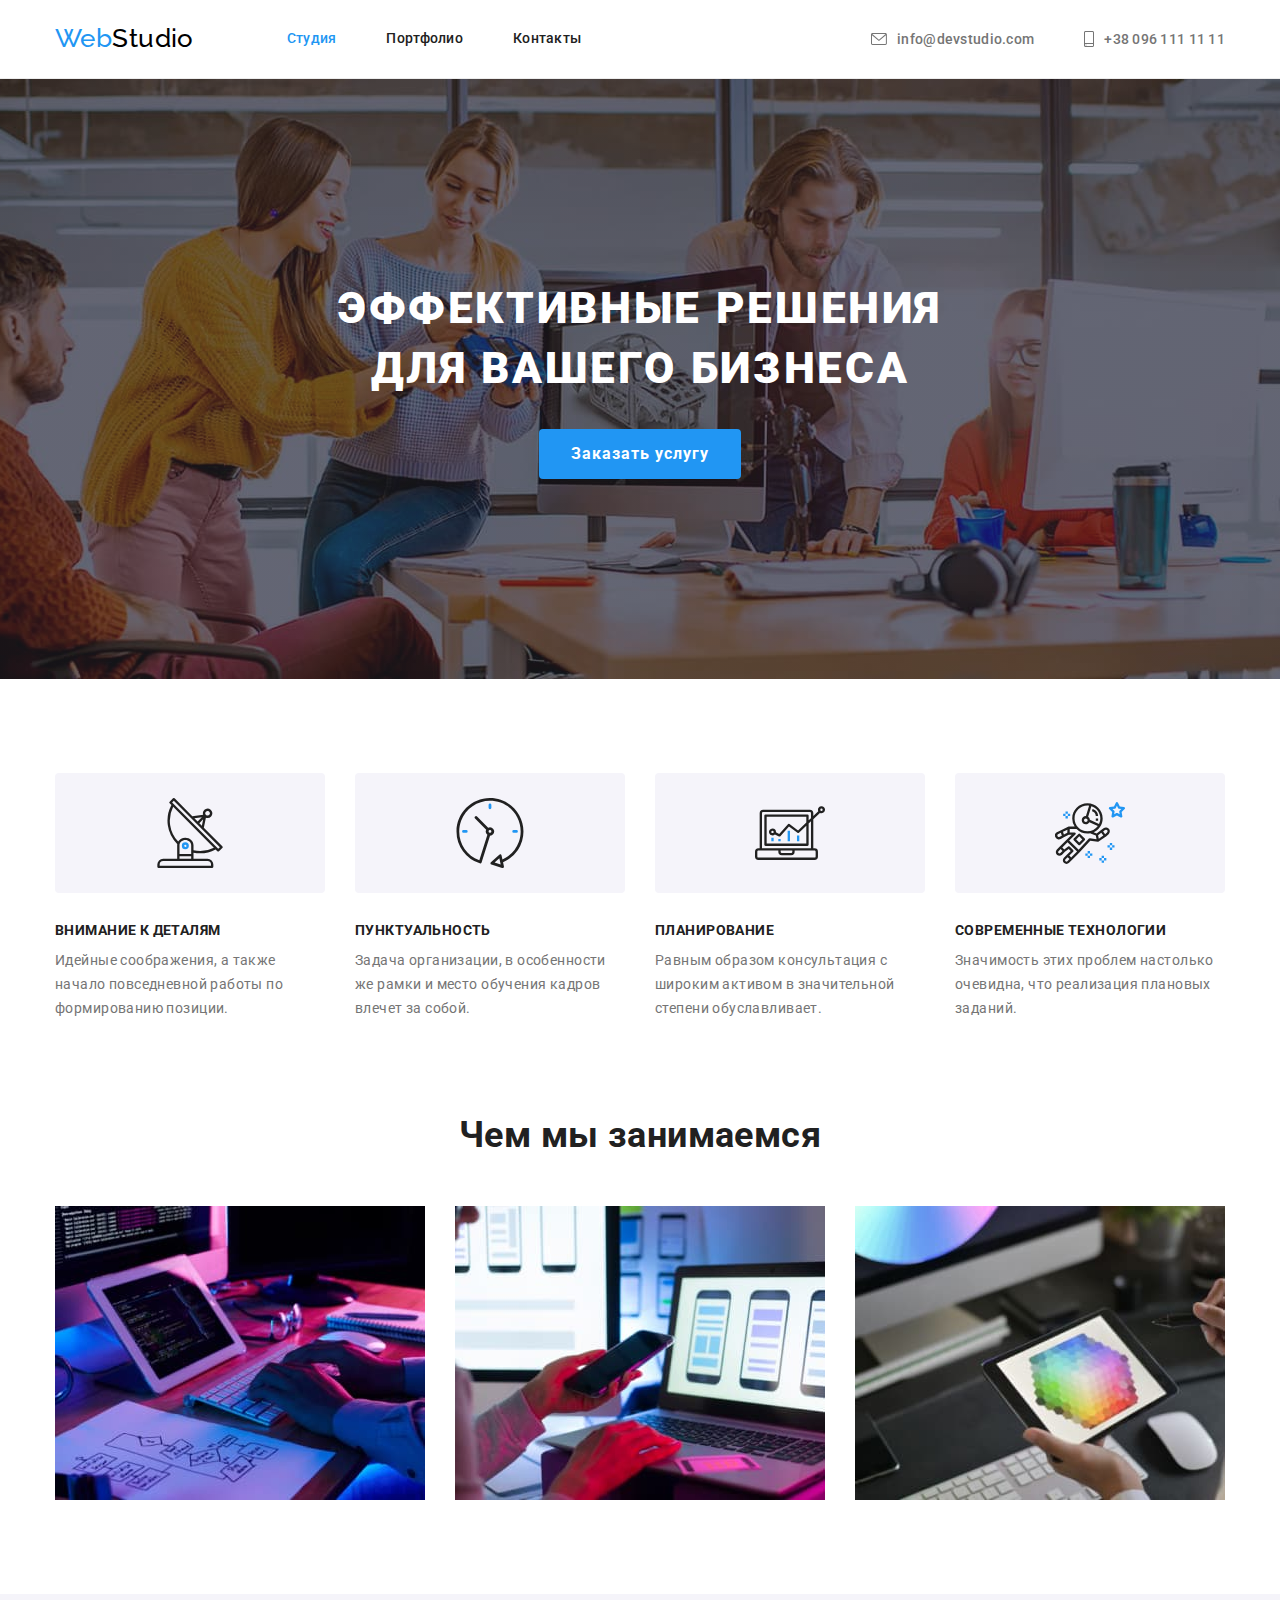
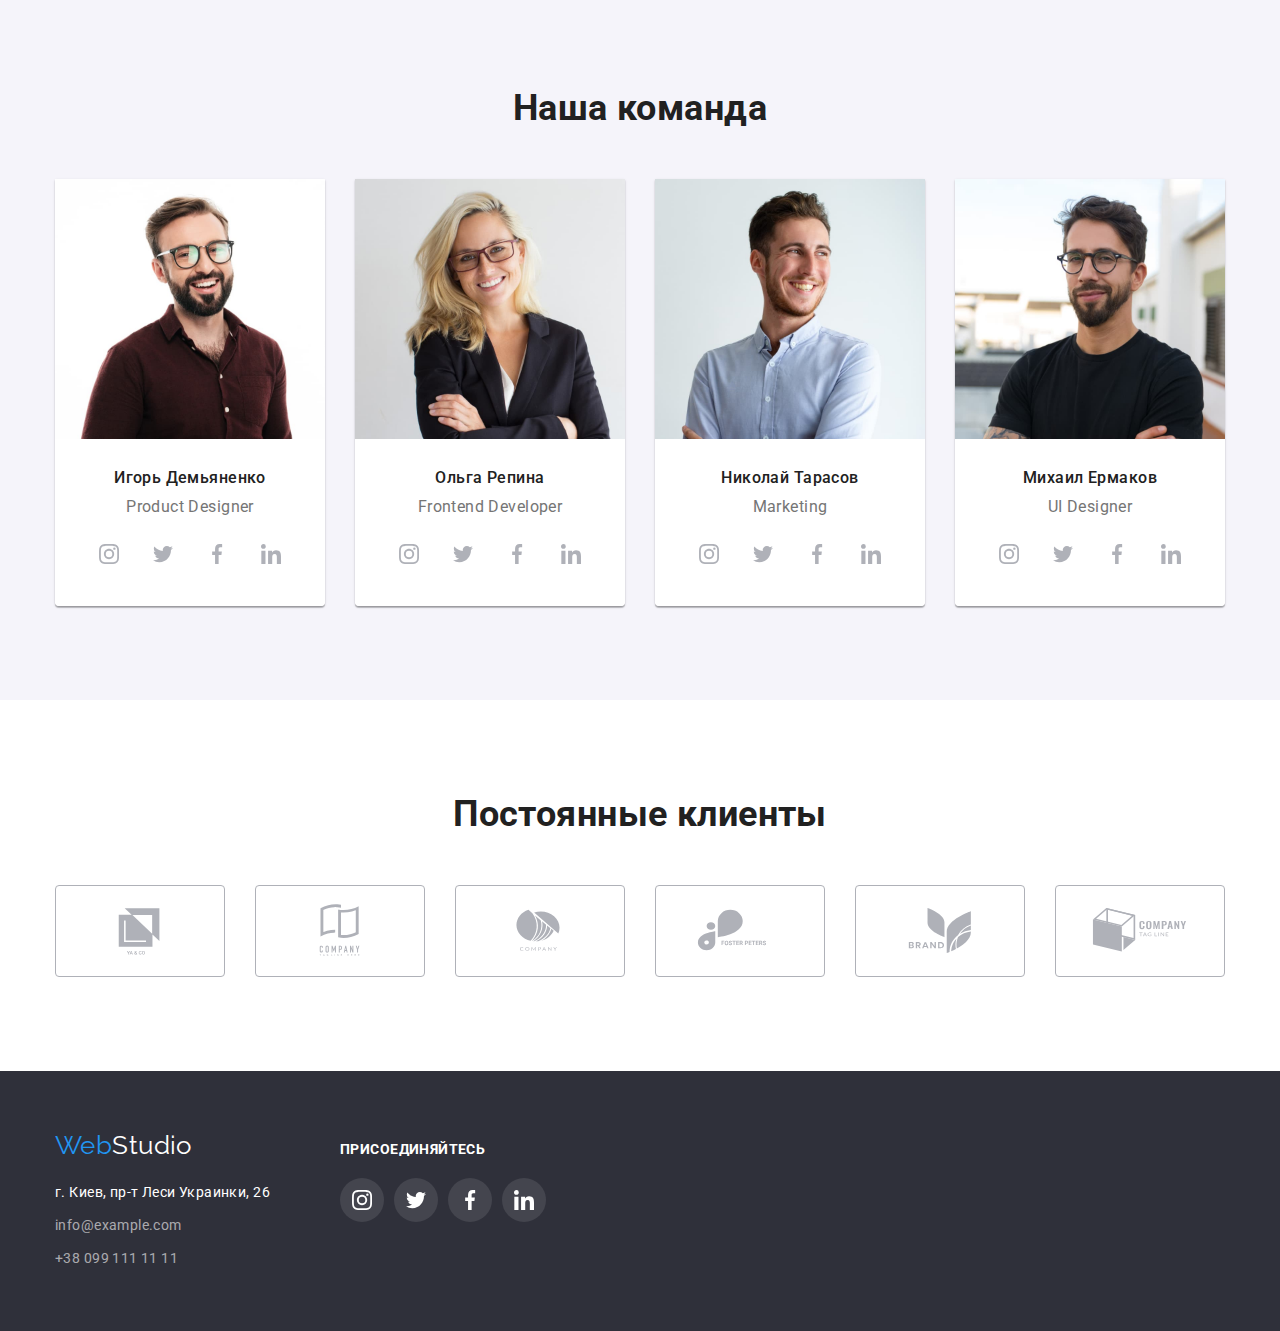
<file: index.html>
<!DOCTYPE html>
<html lang="ru">
  <head>
    <meta charset="UTF-8" />
    <meta http-equiv="X-UA-Compatible" content="IE=edge" />
    <meta name="viewport" content="width=device-width, initial-scale=1.0" />
    <title>WebStudio</title>
    <link rel="preconnect" href="https://fonts.googleapis.com" />
    <link rel="preconnect" href="https://fonts.gstatic.com" crossorigin />
    <link
      href="https://fonts.googleapis.com/css2?family=Raleway:wght@700&family=Roboto:wght@400;500;700;900&display=swap"
      rel="stylesheet"
    />
    <link
      rel="stylesheet"
      href="https://cdnjs.cloudflare.com/ajax/libs/modern-normalize/1.1.0/modern-normalize.min.css"
    />
    <link rel="stylesheet" href="css/styles.css" />
  </head>

  <body>
    <!-- Шапка -->
    <header class="header">
      <div class="container header-flex">
        <a class="header-logo line" lang="en" href="./index.html"
          >Web<span class="header-logo-side">Studio</span></a
        >
        <nav class="nav">
          <ul class="nav-list list-style">
            <li><a class="link line current" href="./index.html">Студия</a></li>
            <li><a class="link line" href="./portfolio.html">Портфолио</a></li>
            <li><a class="link line" href="./index.html">Контакты</a></li>
          </ul>
        </nav>
        <ul class="list-style">
          <li class="header-contact">
            <a class="contact line" href="mailto:info@devstudio.com">
              <svg class="contact-icon" width="16" height="12">
                <use href="./images/icons.svg#icon-envelope"></use></svg
              >info@devstudio.com</a
            >
          </li>
          <li>
            <a class="contact line" href="tel:+380961111111">
              <svg class="contact-icon" width="10" height="16">
                <use href="./images/icons.svg#icon-smartphone"></use></svg
              >+38 096 111 11 11</a
            >
          </li>
        </ul>
      </div>
    </header>
    <!-- Главная часть -->
    <main>
      <!-- Герой -->
      <section class="hero overlay">
        <div class="container hero-box">
          <h1 class="hero-title">Эффективные решения для вашего бизнеса</h1>
          <button class="hero-button" type="button">Заказать услугу</button>
        </div>
      </section>
      <!-- Особенности -->
      <section class="section benefits">
        <div class="container">
          <h2 class="visually-hidden">Особенности</h2>
          <ul class="list-style">
            <li class="benefits-item">
              <div class="benefit-box-icon">
                <svg class="benefit-icon" width="70" height="70">
                  <use class="icon-antena" href="./images/icons.svg#icon-antenna"></use>
                </svg>
              </div>
              <h3 class="title">Внимание к деталям</h3>
              <p class="text">
                Идейные соображения, а также начало повседневной работы по формированию позиции.
              </p>
            </li>
            <li class="benefits-item">
              <div class="benefit-box-icon">
                <svg class="benefit-icon" width="70" height="70">
                  <use class="icon-antena" href="./images/icons.svg#icon-clock"></use>
                </svg>
              </div>
              <h3 class="title">Пунктуальность</h3>
              <p class="text">
                Задача организации, в особенности же рамки и место обучения кадров влечет за собой.
              </p>
            </li>
            <li class="benefits-item">
              <div class="benefit-box-icon">
                <svg class="benefit-icon" width="70" height="70">
                  <use class="icon-antena" href="./images/icons.svg#icon-diagram"></use>
                </svg>
              </div>
              <h3 class="title">Планирование</h3>
              <p class="text">
                Равным образом консультация с широким активом в значительной степени обуславливает.
              </p>
            </li>
            <li class="benefits-item">
              <div class="benefit-box-icon">
                <svg class="benefit-icon" width="70" height="70">
                  <use class="icon-antena" href="./images/icons.svg#icon-astronaut"></use>
                </svg>
              </div>
              <h3 class="title">Современные технологии</h3>
              <p class="text">
                Значимость этих проблем настолько очевидна, что реализация плановых заданий.
              </p>
            </li>
          </ul>
        </div>
      </section>
      <!-- Чем занимаемся -->
      <section class="section about">
        <div class="container">
          <h2 class="about-title">Чем мы занимаемся</h2>
          <ul class="list-style">
            <li class="about-item">
              <img
                class="about-img"
                src="./images/activity/work-on-pc.jpg"
                alt="работает на пк"
                width="370"
                height="294"
              />
            </li>
            <li class="about-item">
              <img
                class="about-img"
                src="./images/activity/work-on-smartphone.jpg"
                alt="работает на смартфоне"
                width="370"
                height="294"
              />
            </li>
            <li class="about-item">
              <img
                class="about-img"
                src="./images/activity/work-on-ipad.jpg"
                alt="работает на планшете"
                width="370"
                height="294"
              />
            </li>
          </ul>
        </div>
      </section>
      <!-- Команда -->
      <section class="team section">
        <div class="container">
          <h2 class="team-title">Наша команда</h2>
          <ul class="list-style">
            <li class="team-item">
              <img
                class="team-img"
                src="./images/team/igor-demyanenko.jpg"
                alt="улыбающийся мужчина в очках"
                width="270"
                height="260"
              />
              <div class="team-undercard">
                <h3 class="title">Игорь Демьяненко</h3>
                <p class="text" lang="en">Product Designer</p>
                <ul class="list-style-social">
                  <li class="list-icon">
                    <a
                      class="link-icon"
                      href=""
                      target="_blank"
                      rel="noopener noreferrer"
                      aria-label="instagram"
                    >
                      <svg class="icon-soc" width="20" height="20">
                        <use href="./images/icons.svg#icon-instagram"></use>
                      </svg>
                    </a>
                  </li>
                  <li class="list-icon">
                    <a
                      class="link-icon"
                      href=""
                      target="_blank"
                      rel="noopener noreferrer"
                      aria-label="instagram"
                    >
                      <svg class="icon-soc" width="20" height="20">
                        <use href="./images/icons.svg#icon-twitter"></use>
                      </svg>
                    </a>
                  </li>
                  <li class="list-icon">
                    <a
                      class="link-icon"
                      href=""
                      target="_blank"
                      rel="noopener noreferrer"
                      aria-label="instagram"
                    >
                      <svg class="icon-soc" width="20" height="20">
                        <use href="./images/icons.svg#icon-facebook"></use>
                      </svg>
                    </a>
                  </li>
                  <li class="list-icon">
                    <a
                      class="link-icon"
                      href=""
                      target="_blank"
                      rel="noopener noreferrer"
                      aria-label="instagram"
                    >
                      <svg class="icon-soc" width="20" height="20">
                        <use href="./images/icons.svg#icon-linkedin"></use>
                      </svg>
                    </a>
                  </li>
                </ul>
              </div>
            </li>
            <li class="team-item">
              <img
                class="team-img"
                src="./images/team/olga-repina.jpg"
                alt="улыбающаяся блондинка в очках"
                width="270"
                height="260"
              />
              <div class="team-undercard">
                <h3 class="title">Ольга Репина</h3>
                <p class="text" lang="en">Frontend Developer</p>
                <ul class="list-style-social">
                  <li class="list-icon">
                    <a
                      class="link-icon"
                      href=""
                      target="_blank"
                      rel="noopener noreferrer"
                      aria-label="instagram"
                    >
                      <svg class="icon-soc" width="20" height="20">
                        <use href="./images/icons.svg#icon-instagram"></use>
                      </svg>
                    </a>
                  </li>
                  <li class="list-icon">
                    <a
                      class="link-icon"
                      href=""
                      target="_blank"
                      rel="noopener noreferrer"
                      aria-label="instagram"
                    >
                      <svg class="icon-soc" width="20" height="20">
                        <use href="./images/icons.svg#icon-twitter"></use>
                      </svg>
                    </a>
                  </li>
                  <li class="list-icon">
                    <a
                      class="link-icon"
                      href=""
                      target="_blank"
                      rel="noopener noreferrer"
                      aria-label="instagram"
                    >
                      <svg class="icon-soc" width="20" height="20">
                        <use href="./images/icons.svg#icon-facebook"></use>
                      </svg>
                    </a>
                  </li>
                  <li class="list-icon">
                    <a
                      class="link-icon"
                      href=""
                      target="_blank"
                      rel="noopener noreferrer"
                      aria-label="instagram"
                    >
                      <svg class="icon-soc" width="20" height="20">
                        <use href="./images/icons.svg#icon-linkedin"></use>
                      </svg>
                    </a>
                  </li>
                </ul>
              </div>
            </li>
            <li class="team-item">
              <img
                class="team-img"
                src="./images/team/nikolay-tarasov.jpg"
                alt="смеющийся мужчина в голубой рубашке"
                width="270"
                height="260"
              />
              <div class="team-undercard">
                <h3 class="title">Николай Тарасов</h3>
                <p class="text" lang="en">Marketing</p>
                <ul class="list-style-social">
                  <li class="list-icon">
                    <a
                      class="link-icon"
                      href=""
                      target="_blank"
                      rel="noopener noreferrer"
                      aria-label="instagram"
                    >
                      <svg class="icon-soc" width="20" height="20">
                        <use href="./images/icons.svg#icon-instagram"></use>
                      </svg>
                    </a>
                  </li>
                  <li class="list-icon">
                    <a
                      class="link-icon"
                      href=""
                      target="_blank"
                      rel="noopener noreferrer"
                      aria-label="instagram"
                    >
                      <svg class="icon-soc" width="20" height="20">
                        <use href="./images/icons.svg#icon-twitter"></use>
                      </svg>
                    </a>
                  </li>
                  <li class="list-icon">
                    <a
                      class="link-icon"
                      href=""
                      target="_blank"
                      rel="noopener noreferrer"
                      aria-label="instagram"
                    >
                      <svg class="icon-soc" width="20" height="20">
                        <use href="./images/icons.svg#icon-facebook"></use>
                      </svg>
                    </a>
                  </li>
                  <li class="list-icon">
                    <a
                      class="link-icon"
                      href=""
                      target="_blank"
                      rel="noopener noreferrer"
                      aria-label="instagram"
                    >
                      <svg class="icon-soc" width="20" height="20">
                        <use href="./images/icons.svg#icon-linkedin"></use>
                      </svg>
                    </a>
                  </li>
                </ul>
              </div>
            </li>
            <li class="team-item">
              <img
                class="team-img"
                src="./images/team/mikle-yermakov.jpg"
                alt="мужчина в очках с серьёзным взглядом"
                width="270"
                height="260"
              />
              <div class="team-undercard">
                <h3 class="title">Михаил Ермаков</h3>
                <p class="text" lang="en">UI Designer</p>
                <ul class="list-style-social">
                  <li class="list-icon">
                    <a
                      class="link-icon"
                      href=""
                      target="_blank"
                      rel="noopener noreferrer"
                      aria-label="instagram"
                    >
                      <svg class="icon-soc" width="20" height="20">
                        <use href="./images/icons.svg#icon-instagram"></use>
                      </svg>
                    </a>
                  </li>
                  <li class="list-icon">
                    <a
                      class="link-icon"
                      href=""
                      target="_blank"
                      rel="noopener noreferrer"
                      aria-label="instagram"
                    >
                      <svg class="icon-soc" width="20" height="20">
                        <use href="./images/icons.svg#icon-twitter"></use>
                      </svg>
                    </a>
                  </li>
                  <li class="list-icon">
                    <a
                      class="link-icon"
                      href=""
                      target="_blank"
                      rel="noopener noreferrer"
                      aria-label="instagram"
                    >
                      <svg class="icon-soc" width="20" height="20">
                        <use href="./images/icons.svg#icon-facebook"></use>
                      </svg>
                    </a>
                  </li>
                  <li class="list-icon">
                    <a
                      class="link-icon"
                      href=""
                      target="_blank"
                      rel="noopener noreferrer"
                      aria-label="instagram"
                    >
                      <svg class="icon-soc" width="20" height="20">
                        <use href="./images/icons.svg#icon-linkedin"></use>
                      </svg>
                    </a>
                  </li>
                </ul>
              </div>
            </li>
          </ul>
        </div>
      </section>
      <!-- Постоянные клиенты -->
      <section class="customers section">
        <div class="container">
          <h2 class="customers-title">Постоянные клиенты</h2>
          <ul class="list-style">
            <li class="customer-box">
              <a
                class="customer-link"
                href=""
                target="_blank"
                rel="noopener noreferrer"
                aria-label="instagram"
              >
                <svg class="customer-icon">
                  <use href="./images/icons.svg#icon-client1"></use>
                </svg>
              </a>
            </li>
            <li class="customer-box">
              <a
                class="customer-link"
                href=""
                target="_blank"
                rel="noopener noreferrer"
                aria-label="instagram"
                ><svg class="customer-icon">
                  <use href="./images/icons.svg#icon-client6"></use></svg
              ></a>
            </li>
            <li class="customer-box">
              <a
                class="customer-link"
                href=""
                target="_blank"
                rel="noopener noreferrer"
                aria-label="instagram"
                ><svg class="customer-icon">
                  <use href="./images/icons.svg#icon-client5"></use></svg
              ></a>
            </li>
            <li class="customer-box">
              <a
                class="customer-link"
                href=""
                target="_blank"
                rel="noopener noreferrer"
                aria-label="instagram"
                ><svg class="customer-icon">
                  <use href="./images/icons.svg#icon-client4"></use></svg
              ></a>
            </li>
            <li class="customer-box">
              <a
                class="customer-link"
                href=""
                target="_blank"
                rel="noopener noreferrer"
                aria-label="instagram"
                ><svg class="customer-icon">
                  <use href="./images/icons.svg#icon-client3"></use></svg
              ></a>
            </li>
            <li class="customer-box">
              <a
                class="customer-link"
                href=""
                target="_blank"
                rel="noopener noreferrer"
                aria-label="instagram"
                ><svg class="customer-icon">
                  <use href="./images/icons.svg#icon-client2"></use></svg
              ></a>
            </li>
          </ul>
        </div>
      </section>
    </main>
    <!-- Подвал -->
    <footer class="footer">
      <div class="container footer-box">
        <div class="address-box">
          <a class="footer-logo line" lang="en" href="./index.html"
            >Web<span class="footer-logo-side">Studio</span></a
          >
          <!-- Адрес -->
          <address class="address-all">
            <ul class="address-style list">
              <li class="address-item">
                <a
                  class="address line"
                  href="https://goo.gl/maps/CcYmPfw3a3xQvwCz5"
                  target="_blank"
                  rel="noreferrer noopener"
                  >г. Киев, пр-т Леси Украинки, 26</a
                >
              </li>
              <li class="address-item">
                <a class="mail line" href="mailto:info@example.com">info@example.com</a>
              </li>
              <li class="address-item">
                <a class="tel line" href="tel:+380991111111">+38 099 111 11 11</a>
              </li>
            </ul>
          </address>
        </div>
        <div class="join">
          <strong class="join-title">присоединяйтесь</strong>
          <ul class="list-style-social footer">
            <li class="list-icon-footer">
              <a
                class="link-icon-footer"
                href=""
                target="_blank"
                rel="noopener noreferrer"
                aria-label="instagram"
              >
                <svg class="icon-soc-footer" width="20" height="20">
                  <use href="./images/icons.svg#icon-instagram"></use>
                </svg>
              </a>
            </li>
            <li class="list-icon-footer">
              <a
                class="link-icon-footer"
                href=""
                target="_blank"
                rel="noopener noreferrer"
                aria-label="instagram"
              >
                <svg class="icon-soc-footer" width="20" height="20">
                  <use href="./images/icons.svg#icon-twitter"></use>
                </svg>
              </a>
            </li>
            <li class="list-icon-footer">
              <a
                class="link-icon-footer"
                href=""
                target="_blank"
                rel="noopener noreferrer"
                aria-label="instagram"
              >
                <svg class="icon-soc-footer" width="20" height="20">
                  <use href="./images/icons.svg#icon-facebook"></use>
                </svg>
              </a>
            </li>
            <li class="list-icon-footer">
              <a
                class="link-icon-footer"
                href=""
                target="_blank"
                rel="noopener noreferrer"
                aria-label="instagram"
              >
                <svg class="icon-soc-footer" width="20" height="20">
                  <use href="./images/icons.svg#icon-linkedin"></use>
                </svg>
              </a>
            </li>
          </ul>
        </div>
      </div>
    </footer>
  </body>
</html>
</file>
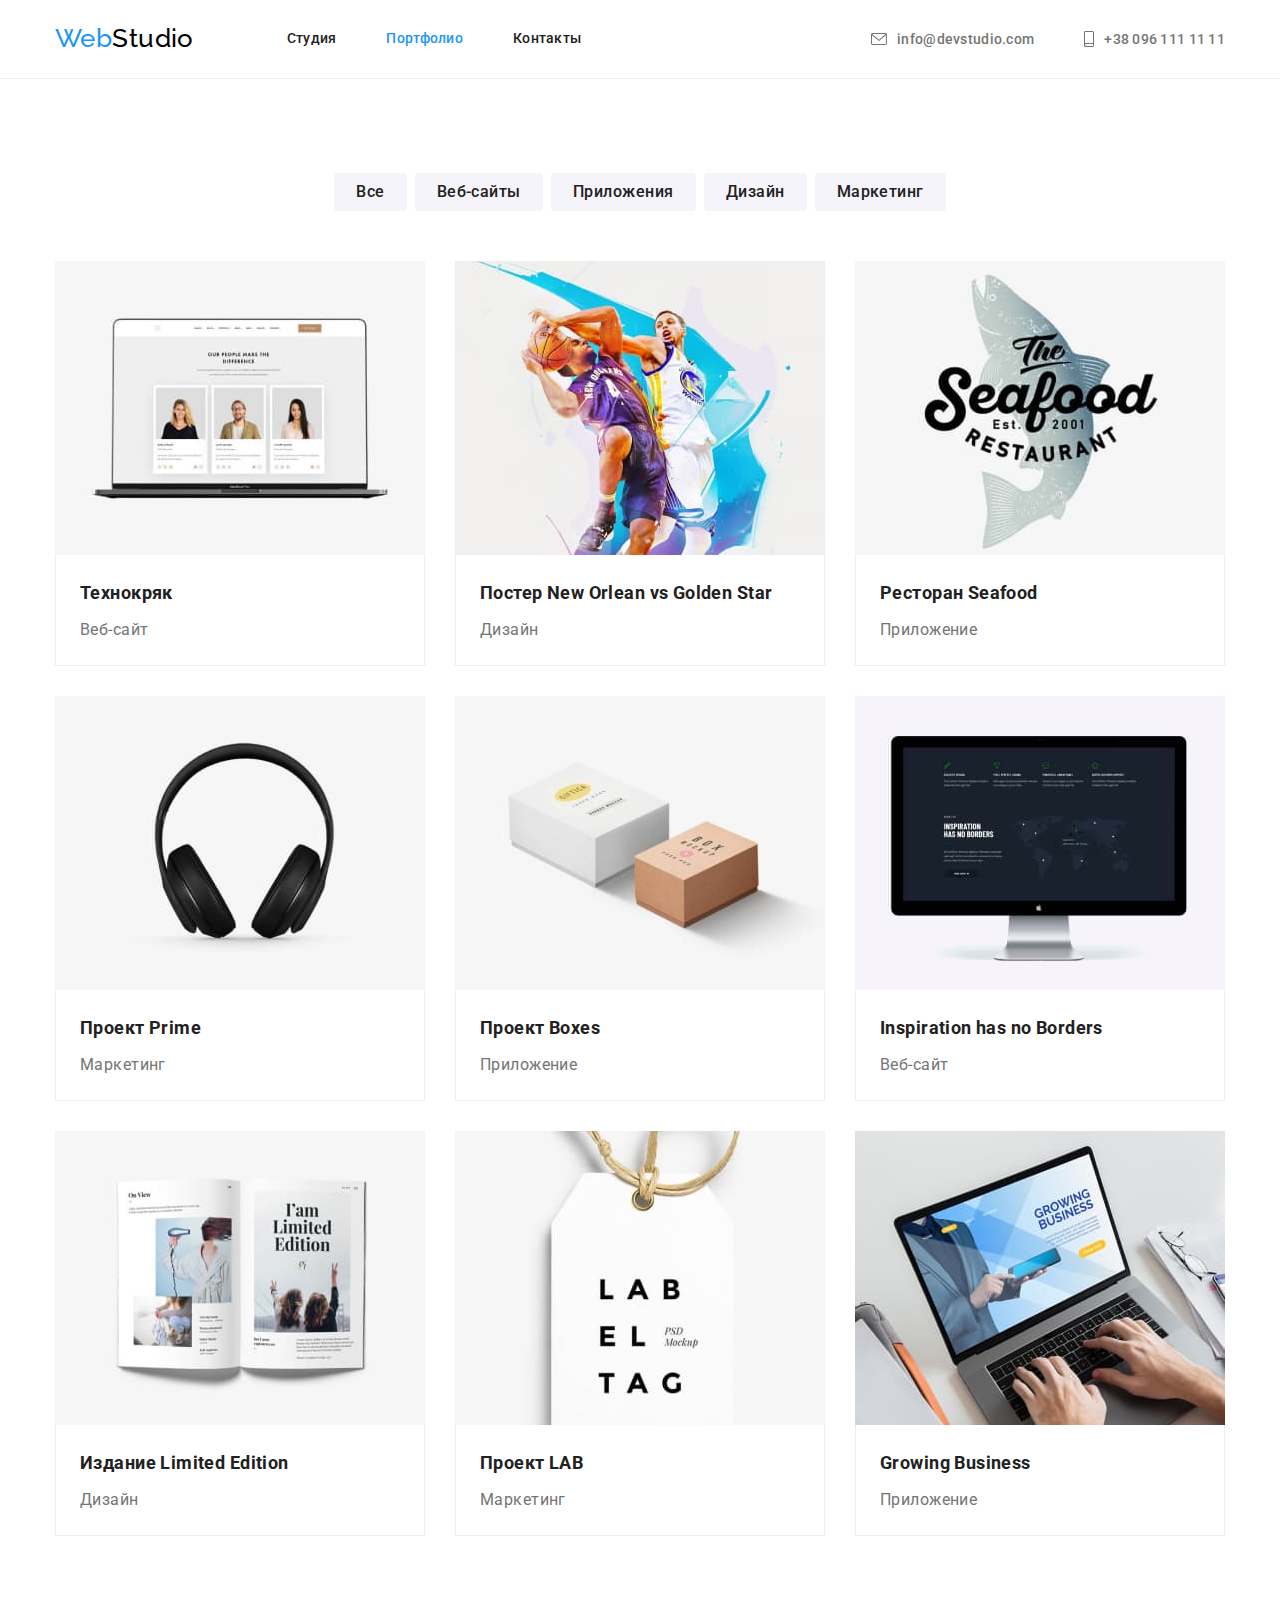
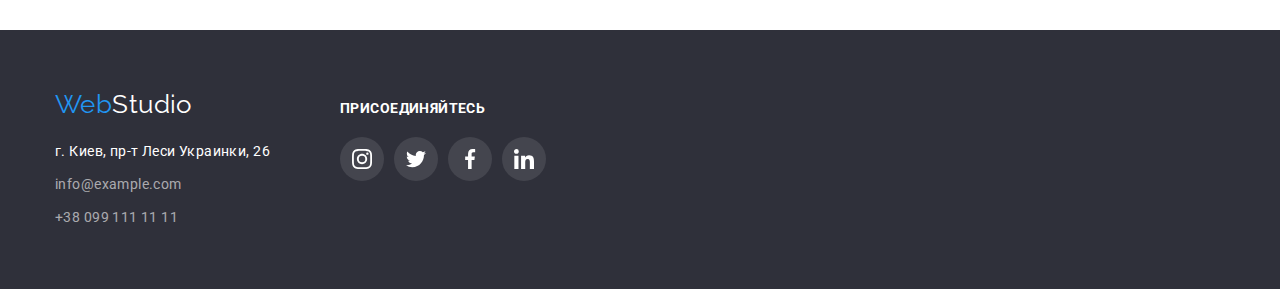
<file: portfolio.html>
<!DOCTYPE html>
<html lang="ru">
  <head>
    <meta charset="UTF-8" />
    <meta http-equiv="X-UA-Compatible" content="IE=edge" />
    <meta name="viewport" content="width=device-width, initial-scale=1.0" />
    <title>Portfolio</title>
    <link rel="preconnect" href="https://fonts.googleapis.com" />
    <link rel="preconnect" href="https://fonts.gstatic.com" crossorigin />
    <link
      href="https://fonts.googleapis.com/css2?family=Raleway:wght@700&family=Roboto:wght@400;500;700;900&display=swap"
      rel="stylesheet"
    />
    <link
      rel="stylesheet"
      href="https://cdnjs.cloudflare.com/ajax/libs/modern-normalize/1.1.0/modern-normalize.min.css"
    />
    <link rel="stylesheet" href="css/styles.css" />
  </head>
  <body>
    <!-- Шапка -->
    <header class="header">
      <div class="container header-flex">
        <a class="header-logo line" lang="en" href="./index.html"
          >Web<span class="header-logo-side">Studio</span></a
        >
        <nav class="nav">
          <ul class="nav-list list-style">
            <li><a class="link line" href="./index.html">Студия</a></li>
            <li><a class="link line current" href="./portfolio.html">Портфолио</a></li>
            <li><a class="link line" href="./index.html">Контакты</a></li>
          </ul>
        </nav>
        <ul class="list-style">
          <li class="header-contact">
            <a class="contact line" href="mailto:info@devstudio.com">
              <svg class="contact-icon" width="16" height="12">
                <use href="./images/icons.svg#icon-envelope"></use></svg
              >info@devstudio.com</a
            >
          </li>
          <li>
            <a class="contact line" href="tel:+380961111111">
              <svg class="contact-icon" width="10" height="16">
                <use href="./images/icons.svg#icon-smartphone"></use></svg
              >+38 096 111 11 11</a
            >
          </li>
        </ul>
      </div>
    </header>
    <!-- Примеры работ -->
    <main>
      <!-- Фильтр кнопок -->
      <section class="filter section">
        <div class="container">
          <h1 class="visually-hidden">Примеры работ</h1>
          <ul class="list-style btn list">
            <li class="btn-item"><button class="exmp-button" type="button">Все</button></li>
            <li class="btn-item"><button class="exmp-button" type="button">Веб-сайты</button></li>
            <li class="btn-item"><button class="exmp-button" type="button">Приложения</button></li>
            <li class="btn-item"><button class="exmp-button" type="button">Дизайн</button></li>
            <li class="btn-item"><button class="exmp-button" type="button">Маркетинг</button></li>
          </ul>
          <!-- Список работ -->

          <ul class="card list-style list">
            <li class="card-work">
              <a class="line link-work" href=""
                ><img
                  class="card-img"
                  src="./images/portfolio/website.jpg"
                  alt="показан сайт на ноутбуке"
                  width="370"
                  height="294"
                />
                <div class="border-exmp">
                  <h2 class="title exmp">Технокряк</h2>
                  <p class="text exmp">Веб-сайт</p>
                </div></a
              >
            </li>

            <li class="card-work">
              <a class="line link-work" href=""
                ><img
                  class="card-img"
                  src="./images/portfolio/design.jpg"
                  alt="два баскетболиста в прыжке с мячом"
                  width="370"
                  height="294"
                />
                <div class="border-exmp">
                  <h2 class="title exmp" lang="en">Постер New Orlean vs Golden Star</h2>
                  <p class="text exmp">Дизайн</p>
                </div>
              </a>
            </li>
            <li class="card-work">
              <a class="line link-work" href=""
                ><img
                  class="card-img"
                  src="./images/portfolio/app.jpg"
                  alt="логотип ресторана seafood"
                  width="370"
                  height="294"
                />
                <div class="border-exmp">
                  <h2 class="title exmp">Ресторан Seafood</h2>
                  <p class="text exmp">Приложение</p>
                </div></a
              >
            </li>
            <li class="card-work">
              <a class="line link-work" href=""
                ><img
                  class="card-img"
                  src="./images/portfolio/marketing.jpg"
                  alt="черные наушники"
                  width="370"
                  height="294"
                />
                <div class="border-exmp">
                  <h2 class="title exmp">Проект Prime</h2>
                  <p class="text exmp">Маркетинг</p>
                </div>
              </a>
            </li>
            <li class="card-work">
              <a class="line link-work" href=""
                ><img
                  class="card-img"
                  src="./images/portfolio/app2.jpg"
                  alt="белая и коричневая коробки"
                  width="370"
                  height="294"
                />
                <div class="border-exmp">
                  <h2 class="title exmp">Проект Boxes</h2>
                  <p class="text exmp">Приложение</p>
                </div></a
              >
            </li>
            <li class="card-work">
              <a class="line link-work" href=""
                ><img
                  class="card-img"
                  src="./images/portfolio/website2.jpg"
                  alt="экран монитора"
                  width="370"
                  height="294"
                />
                <div class="border-exmp">
                  <h2 class="title exmp" lang="en">Inspiration has no Borders</h2>
                  <p class="text exmp">Веб-сайт</p>
                </div>
              </a>
            </li>
            <li class="card-work">
              <a class="line link-work" href=""
                ><img
                  class="card-img"
                  src="./images/portfolio/design2.jpg"
                  alt="открытый женский журнал"
                  width="370"
                  height="294"
                />
                <div class="border-exmp">
                  <h2 class="title exmp">Издание Limited Edition</h2>
                  <p class="text exmp">Дизайн</p>
                </div>
              </a>
            </li>
            <li class="card-work">
              <a class="line link-work" href=""
                ><img
                  class="card-img"
                  src="./images/portfolio/marketing2.jpg"
                  alt="белая лейба с текстом lab-el-tag"
                  width="370"
                  height="294"
                />
                <div class="border-exmp">
                  <h2 class="title exmp">Проект LAB</h2>
                  <p class="text exmp">Маркетинг</p>
                </div>
              </a>
            </li>
            <li class="card-work">
              <a class="line link-work" href=""
                ><img
                  class="card-img"
                  src="./images/portfolio/app3.jpg"
                  alt="кто-то печатает на ноутбуке"
                  width="370"
                  height="294"
                />
                <div class="border-exmp">
                  <h2 class="title exmp" lang="en">Growing Business</h2>
                  <p class="text exmp">Приложение</p>
                </div></a
              >
            </li>
          </ul>
        </div>
      </section>
    </main>
    <!-- Подвал -->
    <footer class="footer">
      <div class="container footer-box">
        <div class="address-box">
          <a class="footer-logo line" lang="en" href="./index.html"
            >Web<span class="footer-logo-side">Studio</span></a
          >
          <!-- Адрес -->
          <address class="address-all">
            <ul class="address-style list">
              <li class="address-item">
                <a
                  class="address line"
                  href="https://goo.gl/maps/CcYmPfw3a3xQvwCz5"
                  target="_blank"
                  rel="noreferrer noopener"
                  >г. Киев, пр-т Леси Украинки, 26</a
                >
              </li>
              <li class="address-item">
                <a class="mail line" href="mailto:info@example.com">info@example.com</a>
              </li>
              <li class="address-item">
                <a class="tel line" href="tel:+380991111111">+38 099 111 11 11</a>
              </li>
            </ul>
          </address>
        </div>
        <div class="join">
          <strong class="join-title">присоединяйтесь</strong>
          <ul class="list-style-social footer">
            <li class="list-icon-footer">
              <a
                class="link-icon-footer"
                href=""
                target="_blank"
                rel="noopener noreferrer"
                aria-label="instagram"
              >
                <svg class="icon-soc-footer" width="20" height="20">
                  <use href="./images/icons.svg#icon-instagram"></use>
                </svg>
              </a>
            </li>
            <li class="list-icon-footer">
              <a
                class="link-icon-footer"
                href=""
                target="_blank"
                rel="noopener noreferrer"
                aria-label="instagram"
              >
                <svg class="icon-soc-footer" width="20" height="20">
                  <use href="./images/icons.svg#icon-twitter"></use>
                </svg>
              </a>
            </li>
            <li class="list-icon-footer">
              <a
                class="link-icon-footer"
                href=""
                target="_blank"
                rel="noopener noreferrer"
                aria-label="instagram"
              >
                <svg class="icon-soc-footer" width="20" height="20">
                  <use href="./images/icons.svg#icon-facebook"></use>
                </svg>
              </a>
            </li>
            <li class="list-icon-footer">
              <a
                class="link-icon-footer"
                href=""
                target="_blank"
                rel="noopener noreferrer"
                aria-label="instagram"
              >
                <svg class="icon-soc-footer" width="20" height="20">
                  <use href="./images/icons.svg#icon-linkedin"></use>
                </svg>
              </a>
            </li>
          </ul>
        </div>
      </div>
    </footer>
  </body>
</html>
</file>
<file: css/styles.css>
/* Список цветов */

:root {
  --primary-text-color: #212121;
  --second-text-color: #757575;
  --accent-color: #2196f3;
  --main-bgc-text: #ffffff;
  --second-bgc-color: #f5f4fa;
  --third-bgc-color: #2f303a;
  --contacts-text-color: rgba(255, 255, 255, 0.6);
  --line-color: #ececec;
  --border-color: #eeeeee;
  --logo-text-color: #000000;
  --bgcolor-btn: #188ce8;
  --border-logo-color: #afb1b8;
}

/* Утилиты и общие правила */

.visually-hidden {
  position: absolute;
  width: 1px;
  height: 1px;
  margin: -1px;
  border: 0;
  padding: 0;

  white-space: nowrap;
  clip-path: inset(100%);
  clip: rect(0 0 0 0);
  overflow: hidden;
}

body {
  background-color: var(--main-bgc-text);
  font-family: 'Roboto', sans-serif;
  font-size: 14px;
  letter-spacing: 0.03em;
  color: var(--primary-text-color);
}

h1,
h2,
h3,
h4,
h5,
h6,
p,
ul {
  margin: 0;
  padding: 0;
}
img {
  display: block;
  max-width: 100%;
  height: auto;
}

.container {
  width: 1200px;
  margin-left: auto;
  margin-right: auto;
  padding-left: 15px;
  padding-right: 15px;
}

.section {
  padding-top: 94px;
  padding-bottom: 94px;
}

.list {
  list-style: none;
  padding-left: 0;
  margin: 0;
}

/* Шапка */

.header {
  border-bottom: 1px solid var(--line-color);
  font-weight: 500;
  padding-top: 24px;
  padding-bottom: 24px;
}

.header-logo,
.footer-logo {
  color: var(--accent-color);
  font-family: 'Raleway', sans-serif;
  font-size: 26px;
}

.header-logo.line {
  margin-right: 93px;
}

.header-logo-side {
  color: var(--logo-text-color);
}

.list-style {
  display: flex;
}

.nav-list.list-style > li {
  margin-right: 50px;
}

.nav-list.list-style > li:last-child {
  margin-right: 0;
}

.nav {
  margin-right: auto;
}

.header-contact {
  margin-right: 50px;
}

.header-flex {
  display: flex;
  align-items: center;
}

.link {
  color: var(--primary-text-color);
  line-height: 1.14;
}

.link:hover,
.link:focus {
  color: var(--accent-color);
}

.line.current {
  color: var(--accent-color);
}

.link.line {
  letter-spacing: 0.02em;
}

.list-style {
  list-style: none;
}

.list-style .title {
  margin-bottom: 10px;
}

.contact {
  color: var(--second-text-color);
}

.contact.line {
  letter-spacing: 0.02em;

  display: flex;
  align-items: center;
}

.contact-icon {
  fill: currentColor;
  margin-right: 10px;
}

.contact:hover,
.contact:focus {
  color: var(--accent-color);
}

.line {
  text-decoration: none;
}

/* Герой */

.hero.section {
  text-align: center;
}

.hero {
  background-color: var(--third-bgc-color);
  padding-top: 200px;
  padding-bottom: 200px;
  text-align: center;
}

.overlay {
  height: 600px;
  max-width: 1600px;
  margin-left: auto;
  margin-right: auto;
  background-image: linear-gradient(to right, rgba(47, 48, 58, 0.4), rgba(47, 48, 58, 0.4)),
    url(../images/hero/hero.jpg);
  background-size: cover;
  background-repeat: no-repeat;
  background-position: center;
}

.hero-title {
  margin-bottom: 30px;
  width: 696px;
  margin-left: auto;
  margin-right: auto;

  color: var(--main-bgc-text);
  font-weight: 900;
  font-size: 44px;
  line-height: 1.36;
  text-transform: uppercase;
  letter-spacing: 0.06em;
}

.hero-button {
  padding: 10px 32px;

  color: var(--main-bgc-text);
  background-color: var(--accent-color);
  font-family: 'Roboto', sans-serif;
  font-style: normal;
  font-weight: 700;
  font-size: 16px;
  line-height: 1.88;
  cursor: pointer;
  align-items: center;
  text-align: center;
  letter-spacing: 0.06em;
  border: none;

  border-radius: 4px;
}

.hero-button:hover,
.hero-button:focus {
  background-color: var(--bgcolor-btn);
  box-shadow: 0px 4px 4px rgba(0, 0, 0, 0.15);
}

/* Ососбенности */

.section.benefits,
.section.about {
  padding-bottom: 0;
}
.benefits-item .text {
  line-height: 1.71;
}

.benefits .list-style,
.filter .list-style.btn {
  justify-content: center;
}

.benefits-item {
  margin-right: 30px;
}

.benefits-item:last-child {
  margin-right: 0;
}

.benefit-box-icon {
  display: flex;

  height: 120px;
  background-color: var(--second-bgc-color);
  margin-bottom: 30px;
  border-radius: 4px;

  justify-content: center;
  align-items: center;
}

.title {
  width: 270px;

  color: var(--primary-text-color);
  text-transform: uppercase;
  font-weight: 700;
  line-height: 1.14;
  font-size: 14px;
}

.text {
  width: 270px;

  color: var(--second-text-color);
  line-height: 1.14;
}

/* Чем мы занимаемся */

.about .list-style {
  justify-content: center;
}

.about-item {
  margin-right: 30px;
}

.about-img {
  display: block;
  margin-bottom: 0;
}

.about-item:last-child {
  margin-right: 0;
}

.about-title,
.team-title,
.customers-title {
  margin-bottom: 50px;

  color: var(--primary-text-color);
  font-weight: 700;
  font-size: 36px;
  text-align: center;
}

/* Команда */

.team {
  background-color: var(--second-bgc-color);
}
.section.about {
  padding-bottom: 94px;
}

.team-item {
  border-radius: 0px 0px 4px 4px;
  box-shadow: 0px 1px 3px rgba(0, 0, 0, 0.12), 0px 1px 1px rgba(0, 0, 0, 0.14),
    0px 2px 1px rgba(0, 0, 0, 0.2);
}
.team-item:not(:last-child) {
  margin-right: 30px;
}

.team-img {
  display: block;
}

.team .title {
  font-weight: 500;
  font-size: 16px;
  text-transform: none;
  text-align: center;
}

.team .text {
  font-size: 16px;
  text-align: center;
}

.list-icon:not(:last-child) {
  margin-right: 10px;
}

.link-icon {
  display: flex;
  justify-content: center;
  align-items: center;

  width: 44px;
  height: 44px;
  border-radius: 50%;
  background-color: var(--main-bgc-text);

  color: var(--border-logo-color);
}

.link-icon:hover,
.link-icon:focus {
  background-color: var(--accent-color);
  color: var(--main-bgc-text);
}

.icon-soc {
  fill: currentColor;
}

.list-style-social {
  display: flex;
  justify-content: center;
  list-style: none;
  margin-top: 16px;
  background-color: var(--main-bgc-text);
}

.team-undercard {
  padding-top: 30px;
  padding-bottom: 30px;
  background-color: var(--main-bgc-text);
  border-radius: 0px 0px 4px 4px;
}
/* Постоянные клиенты */

.customer-link:hover {
  border-color: var(--accent-color);
}

.customer-box:not(:last-child) {
  margin-right: 30px;
}

.customer-link {
  display: flex;
  justify-content: center;
  align-items: center;

  width: 170px;
  height: 92px;
  border: 1px solid var(--border-logo-color);
  border-radius: 4px;

  color: var(--border-logo-color);
}

.customer-link:hover,
.customer-link:focus {
  color: var(--accent-color);
}

.customer-icon {
  width: 106px;
  height: 60px;
  fill: currentColor;
}

/* Подвал */

.footer {
  background-color: var(--third-bgc-color);
  padding-top: 60px;
  padding-bottom: 60px;
}
.address-all {
  margin-top: 20px;
}

.address-style {
  list-style: none;
}

.footer-logo-side,
.address {
  color: var(--main-bgc-text);
}

.address-item:not(:last-child) {
  margin-bottom: 9px;
}

.address,
.mail,
.tel {
  font-style: normal;
  line-height: 1.7;
}

.mail,
.tel {
  color: var(--contacts-text-color);
}

.mail:hover,
.mail:focus,
.tel:hover,
.tel:focus,
.address:hover,
.address:focus {
  color: var(--accent-color);
}

.list-icon-footer:not(:last-child):not(:last-child) {
  margin-right: 10px;
}

.link-icon-footer {
  display: flex;
  justify-content: center;
  align-items: center;

  width: 44px;
  height: 44px;
  border-radius: 50%;
  background-color: rgba(255, 255, 255, 0.1);

  color: var(--main-bgc-text);
}

.link-icon-footer:hover,
.link-icon-footer:focus {
  background-color: var(--accent-color);
  color: var(--main-bgc-text);
}

.icon-soc-footer {
  fill: currentColor;
}

.list-style-social.footer {
  margin: 0;
  padding: 0;
  display: flex;
  justify-content: left;
  list-style: none;
}

.join-title {
  display: block;
  font-weight: 700;
  font-size: 14px;
  line-height: 1.14;
  letter-spacing: 0.03em;
  text-transform: uppercase;

  margin-bottom: 20px;
  color: var(--main-bgc-text);
}

.container.footer-box {
  display: flex;
  align-items: baseline;
}

.address-box {
  margin-right: 70px;
}


/* Примеры работ кнопки */

.exmp-button {
  padding: 6px 22px;

  background-color: var(--second-bgc-color);
  color: var(--primary-text-color);
  font-family: 'Roboto', sans-serif;
  font-style: normal;
  border: none;
  font-weight: 500;
  font-size: 16px;
  line-height: 1.63;
  cursor: pointer;
  text-align: center;
  letter-spacing: 0.03em;

  border-radius: 4px;
}

.list-style.btn {
  margin-bottom: 50px;
}

.exmp-button:hover,
.exmp-button:focus {
  background-color: var(--accent-color);
  color: var(--main-bgc-text);
  box-shadow: 0px 3px 1px rgba(0, 0, 0, 0.1), 0px 1px 2px rgba(0, 0, 0, 0.08),
    0px 2px 2px rgba(0, 0, 0, 0.12);
}

.filter .btn-item {
  margin-right: 8px;
}

.filter .btn-item:last-child {
  margin-right: 0;
}

.card-work {
  width: 370px;
  margin-right: 30px;
  margin-bottom: 30px;
}

.link-work {
  display: block;
}

.link-work:hover,
.link-work:focus {
  box-shadow: 0px 1px 1px rgba(0, 0, 0, 0.12), 0px 4px 4px rgba(0, 0, 0, 0.06),
    1px 4px 6px rgba(0, 0, 0, 0.16);
}

.card-work:nth-child(3n) {
  margin-right: 0;
}

.card-work:nth-last-child(-n + 3) {
  margin-bottom: 0;
}

.card.list-style {
  display: flex;
  flex-wrap: wrap;
}

.border-exmp {
  padding: 20px 24px;
  border-right: 1px solid var(--border-color);
  border-bottom: 1px solid var(--border-color);
  border-left: 1px solid var(--border-color);
}

.card-img {
  display: block;
}

.title.exmp {
  margin-bottom: 4px;
  width: auto;

  font-weight: 700;
  font-size: 18px;
  text-transform: none;
  line-height: 2;
  text-align: start;
}

.text.exmp {
  width: auto;

  font-size: 16px;
  line-height: 1.88;
  text-align: start;
}
</file>
